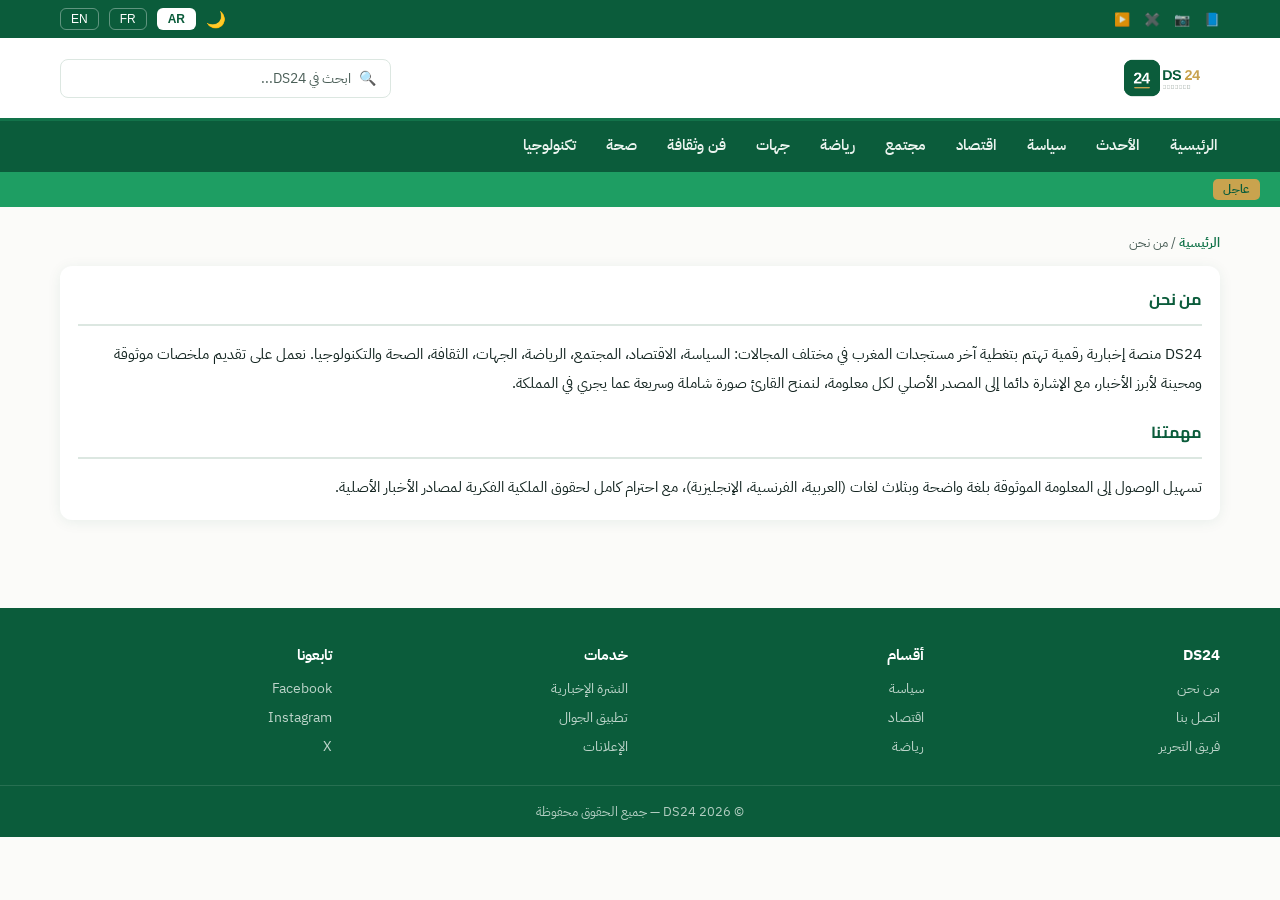
<file: about.html>
<!DOCTYPE html>
<html lang="ar" dir="rtl">
<head>
<meta charset="UTF-8">
<meta name="viewport" content="width=device-width, initial-scale=1.0">
<title>من نحن | DS24</title>
<link rel="preconnect" href="https://fonts.googleapis.com">
<link href="https://fonts.googleapis.com/css2?family=Cairo:wght@400;600;700;800&family=IBM+Plex+Sans+Arabic:wght@400;500;600&family=IBM+Plex+Sans:wght@400;500;600&family=Poppins:wght@600;700;800&display=swap" rel="stylesheet">
<link rel="icon" type="image/svg+xml" href="logo-icon.svg">
<link rel="apple-touch-icon" href="icons/icon-192.png">
<link rel="manifest" href="manifest.json">
<meta name="theme-color" content="#0B5C3B">
<link rel="stylesheet" href="style.css">
</head>
<body>

<div class="util-bar" id="utilBar"></div>
<header class="main" id="siteHeader"></header>
<nav class="main-nav" id="siteNav"></nav>
<div class="ticker" id="siteTicker"></div>

<div class="container">
  <div id="pageContent"></div>
</div>

<footer id="siteFooter"></footer>

<script src="data-core.js"></script>
<script src="data-articles-1.js"></script>
<script src="data-articles-2.js"></script>
<script src="data-articles-3.js"></script>
<script src="app.js"></script>
<script>renderAbout();</script>
</body>
</html>
</file>
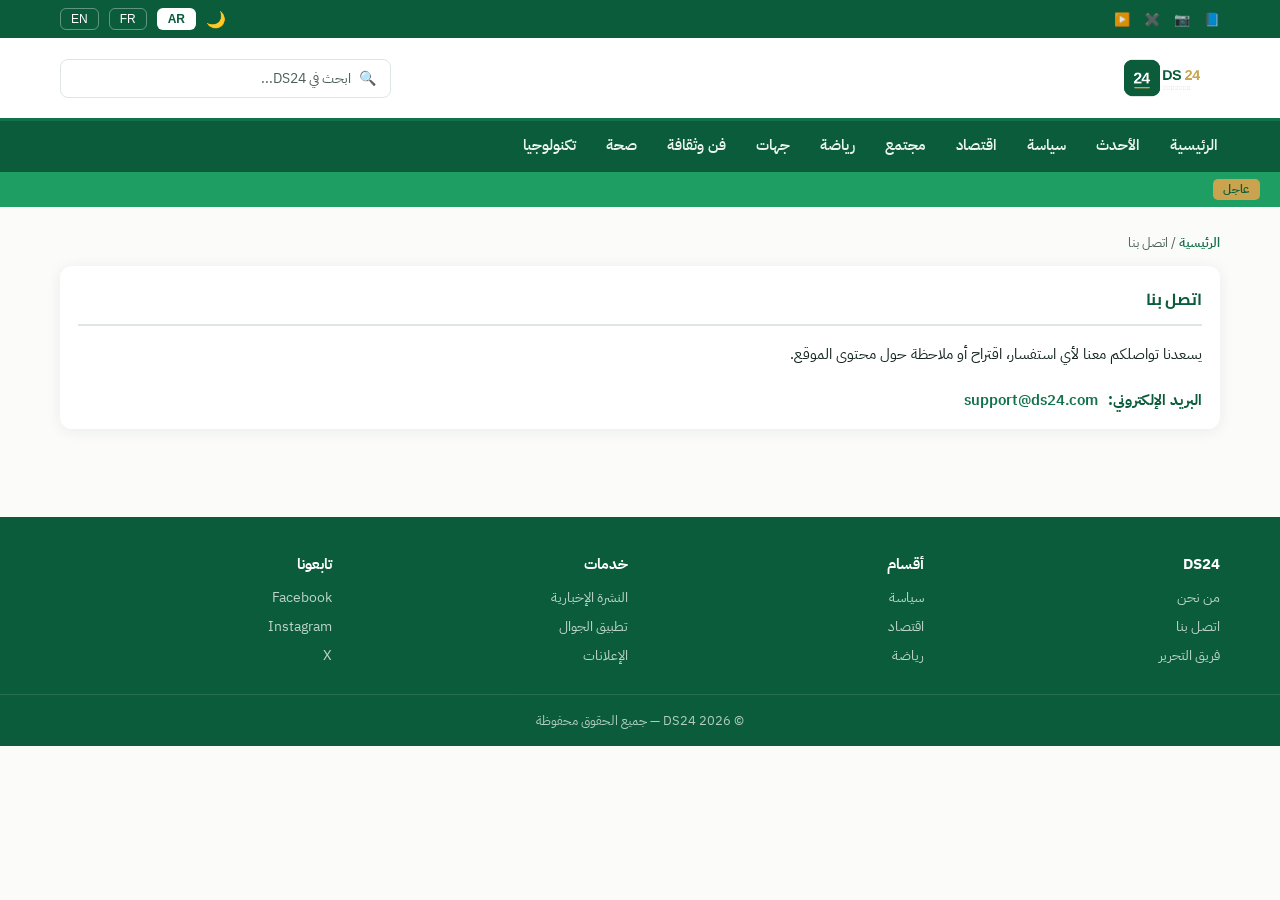
<file: contact.html>
<!DOCTYPE html>
<html lang="ar" dir="rtl">
<head>
<meta charset="UTF-8">
<meta name="viewport" content="width=device-width, initial-scale=1.0">
<title>اتصل بنا | DS24</title>
<link rel="preconnect" href="https://fonts.googleapis.com">
<link href="https://fonts.googleapis.com/css2?family=Cairo:wght@400;600;700;800&family=IBM+Plex+Sans+Arabic:wght@400;500;600&family=IBM+Plex+Sans:wght@400;500;600&family=Poppins:wght@600;700;800&display=swap" rel="stylesheet">
<link rel="icon" type="image/svg+xml" href="logo-icon.svg">
<link rel="apple-touch-icon" href="icons/icon-192.png">
<link rel="manifest" href="manifest.json">
<meta name="theme-color" content="#0B5C3B">
<link rel="stylesheet" href="style.css">
</head>
<body>

<div class="util-bar" id="utilBar"></div>
<header class="main" id="siteHeader"></header>
<nav class="main-nav" id="siteNav"></nav>
<div class="ticker" id="siteTicker"></div>

<div class="container">
  <div id="pageContent"></div>
</div>

<footer id="siteFooter"></footer>

<script src="data-core.js"></script>
<script src="data-articles-1.js"></script>
<script src="data-articles-2.js"></script>
<script src="data-articles-3.js"></script>
<script src="app.js"></script>
<script>renderContact();</script>
</body>
</html>
</file>
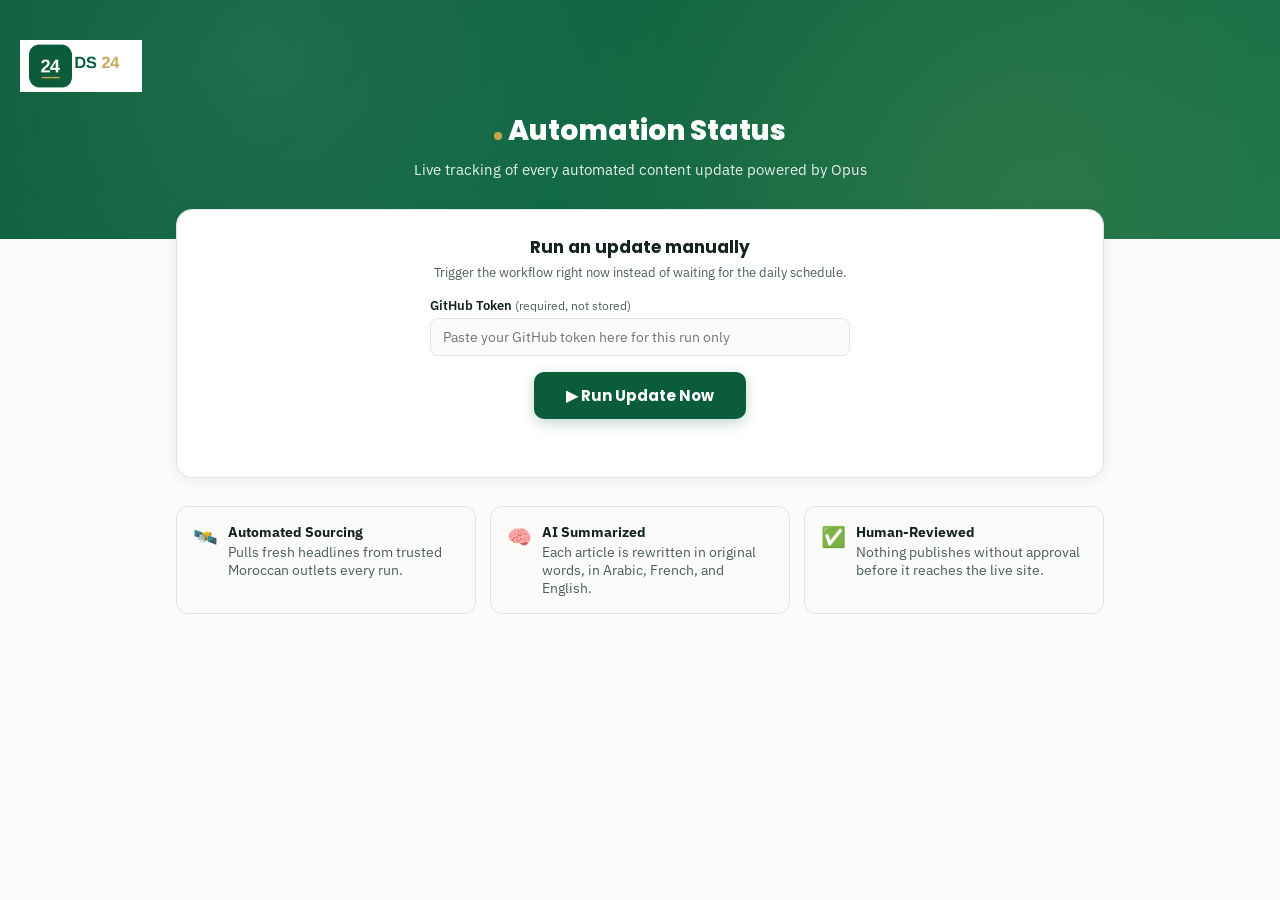
<file: status.html>
<!DOCTYPE html>
<html lang="en" dir="ltr">
<head>
<meta charset="UTF-8">
<meta name="viewport" content="width=device-width, initial-scale=1.0">
<title>Automation Status | DS24</title>
<link rel="preconnect" href="https://fonts.googleapis.com">
<link href="https://fonts.googleapis.com/css2?family=Poppins:wght@600;700;800&family=IBM+Plex+Sans:wght@400;500;600&display=swap" rel="stylesheet">
<link rel="icon" type="image/svg+xml" href="logo-icon.svg">
<link rel="stylesheet" href="style.css">
<style>
  body { font-family: 'IBM Plex Sans', sans-serif; }
  .hero-band {
    background: linear-gradient(135deg, var(--green-deep), var(--green-mid));
    padding: 40px 20px 60px;
    text-align: center;
    color: #fff;
    position: relative;
    overflow: hidden;
  }
  .hero-band::before {
    content: "";
    position: absolute; inset: 0;
    background-image: radial-gradient(circle at 20% 20%, rgba(255,255,255,0.08) 0, transparent 40%),
                       radial-gradient(circle at 80% 80%, rgba(201,163,78,0.15) 0, transparent 45%);
  }
  .hero-band img.brand-logo { height: 52px; margin-bottom: 18px; position: relative; z-index: 1; }
  .hero-band h1 { font-family: 'Poppins', sans-serif; font-size: 28px; font-weight: 800; margin-bottom: 8px; position: relative; z-index: 1; }
  .hero-band p { opacity: 0.9; font-size: 15px; position: relative; z-index: 1; }
  .live-dot {
    display: inline-block; width: 8px; height: 8px; border-radius: 50%;
    background: var(--gold); margin-right: 6px;
    animation: pulse-dot 1.6s infinite;
  }
  @keyframes pulse-dot { 0%,100% { opacity: 1; } 50% { opacity: 0.3; } }

  .status-wrap { max-width: 960px; margin: -30px auto 40px; padding: 0 16px; position: relative; z-index: 2; }

  .trigger-card {
    background: var(--card-bg); border: 1px solid var(--line); border-radius: 16px;
    padding: 24px; text-align: center; box-shadow: var(--shadow); margin-bottom: 28px;
  }
  .trigger-card h3 { font-family: 'Poppins', sans-serif; font-size: 17px; margin-bottom: 4px; color: var(--ink); }
  .trigger-card p.sub { font-size: 13px; color: var(--ink-soft); margin-bottom: 16px; }
  .token-field { max-width: 420px; margin: 0 auto 16px; text-align: left; }
  .token-field label { display: block; font-size: 12.5px; font-weight: 600; color: var(--ink); margin-bottom: 5px; }
  .token-field label .req { font-weight: 400; color: var(--ink-soft); font-size: 11.5px; }
  .token-field input {
    width: 100%; padding: 9px 12px; border: 1px solid var(--line); border-radius: 8px;
    font-size: 13.5px; font-family: 'IBM Plex Sans', monospace; background: var(--paper); color: var(--ink);
  }
  .token-field input:focus { outline: 2px solid var(--green-bright); outline-offset: 1px; }
  .trigger-btn {
    padding: 12px 32px; font-size: 15px; font-weight: 700; font-family: 'Poppins', sans-serif;
    background: var(--green-deep); color: #fff; border: none; border-radius: 10px;
    cursor: pointer; transition: transform 0.15s, background 0.2s;
    box-shadow: 0 4px 14px rgba(11,92,59,0.25);
  }
  .trigger-btn:hover:not(:disabled) { background: var(--green-mid); transform: translateY(-1px); }
  .trigger-btn:disabled { opacity: 0.6; cursor: default; transform: none; }
  .trigger-msg { margin-top: 14px; font-size: 14px; min-height: 20px; font-weight: 500; }
  .trigger-msg.success { color: var(--green-mid); }
  .trigger-msg.error { color: #C0392B; }
  .trigger-msg.pending { color: var(--ink-soft); }

  /* ---- live run progress ---- */
  .progress-box {
    max-width: 520px; margin: 18px auto 0; text-align: left;
    background: var(--paper); border: 1px solid var(--line);
    border-radius: 12px; padding: 16px 18px;
  }
  .progress-head {
    display: flex; justify-content: space-between; align-items: baseline;
    gap: 12px; margin-bottom: 10px;
  }
  .progress-node {
    font-size: 13.5px; font-weight: 600; color: var(--ink);
    white-space: nowrap; overflow: hidden; text-overflow: ellipsis;
  }
  .progress-count { font-size: 12.5px; color: var(--ink-soft); flex-shrink: 0; font-variant-numeric: tabular-nums; }
  .progress-track {
    height: 8px; border-radius: 99px; background: rgba(11,92,59,0.10); overflow: hidden;
  }
  .progress-fill {
    height: 100%; width: 0%; border-radius: 99px;
    background: linear-gradient(90deg, var(--green-mid), var(--green-bright));
    transition: width 0.5s ease;
  }
  .progress-fill.failed { background: #C0392B; }
  .progress-steps { margin-top: 12px; display: flex; flex-wrap: wrap; gap: 6px; }
  .step-chip {
    font-size: 11.5px; padding: 3px 9px; border-radius: 20px;
    background: rgba(30,158,99,0.13); color: var(--green-mid); font-weight: 500;
  }
  .step-chip.running {
    background: rgba(201,163,78,0.22); color: #8a6a1f;
    animation: pulse-dot 1.6s infinite;
  }
  .step-chip.failed { background: rgba(220,60,60,0.14); color: #C0392B; }
  .progress-elapsed { margin-top: 10px; font-size: 12px; color: var(--ink-soft); }

  /* ---- workflow output ---- */
  .results-card {
    background: var(--card-bg); border: 1px solid var(--line); border-radius: 16px;
    padding: 22px 24px; box-shadow: var(--shadow); margin-bottom: 28px;
    border-top: 3px solid var(--green-bright); text-align: left;
  }
  .results-card h3 {
    font-family: 'Poppins', sans-serif; font-size: 16px; color: var(--green-deep);
    margin: 0 0 4px; display: flex; align-items: center; gap: 8px;
  }
  .results-meta { font-size: 12.5px; color: var(--ink-soft); margin-bottom: 6px; }
  .result-item { border-top: 1px solid var(--line); padding: 14px 0 2px; }
  .result-item:first-of-type { border-top: none; }
  .result-head { display: flex; align-items: center; gap: 8px; margin-bottom: 6px; flex-wrap: wrap; }
  .result-name { font-size: 13.5px; font-weight: 600; color: var(--ink); }
  .result-type {
    font-size: 10.5px; font-weight: 600; letter-spacing: 0.04em; text-transform: uppercase;
    background: rgba(11,92,59,0.09); color: var(--green-mid); padding: 2px 7px; border-radius: 20px;
  }
  .result-value { font-size: 13.5px; color: var(--ink); line-height: 1.65; word-break: break-word; }
  .result-value a { color: var(--green-mid); text-decoration: underline; }
  .result-value pre {
    background: var(--paper); border: 1px solid var(--line); border-radius: 8px;
    padding: 10px 12px; margin: 0; font-size: 12.5px; line-height: 1.55;
    max-height: 320px; overflow: auto; white-space: pre-wrap; word-break: break-word;
  }
  .result-value ul { margin: 0; padding-inline-start: 18px; }
  .result-empty { color: var(--ink-soft); }
  .results-none { font-size: 13.5px; color: var(--ink-soft); }

  .feature-strip {
    display: grid; grid-template-columns: repeat(auto-fit, minmax(220px, 1fr)); gap: 14px; margin: 28px 0 0;
  }
  .feature-item {
    background: var(--paper); border: 1px solid var(--line); border-radius: 12px; padding: 16px;
    font-size: 13.5px; color: var(--ink-soft); display: flex; gap: 10px; align-items: flex-start;
  }
  .feature-item .fi-icon { font-size: 20px; flex-shrink: 0; }
  .feature-item strong { color: var(--ink); display: block; margin-bottom: 2px; font-size: 14px; }
</style>
</head>
<body>

<div class="hero-band">
  <img src="logo-horizontal-reveal.gif" alt="DS24" class="brand-logo">
  <h1><span class="live-dot"></span>Automation Status</h1>
  <p>Live tracking of every automated content update powered by Opus</p>
</div>

<div class="status-wrap">

  <div class="trigger-card">
    <h3>Run an update manually</h3>
    <p class="sub">Trigger the workflow right now instead of waiting for the daily schedule.</p>
    <div class="token-field">
      <label for="tokenInput">GitHub Token <span class="req">(required, not stored)</span></label>
      <input type="password" id="tokenInput" placeholder="Paste your GitHub token here for this run only" autocomplete="off">
    </div>
    <button id="triggerBtn" class="trigger-btn">&#9654; Run Update Now</button>
    <div id="triggerMsg" class="trigger-msg"></div>

    <div id="progressBox" class="progress-box" hidden>
      <div class="progress-head">
        <span class="progress-node" id="progressNode">Starting run...</span>
        <span class="progress-count" id="progressCount"></span>
      </div>
      <div class="progress-track"><div class="progress-fill" id="progressFill"></div></div>
      <div class="progress-steps" id="progressSteps"></div>
      <div class="progress-elapsed" id="progressElapsed"></div>
    </div>
  </div>

  <div id="resultsCard" class="results-card" hidden>
    <h3>&#9989; Workflow Output</h3>
    <div class="results-meta" id="resultsMeta"></div>
    <div id="resultsList"></div>
  </div>

  <div class="feature-strip">
    <div class="feature-item">
      <span class="fi-icon">🛰️</span>
      <div><strong>Automated Sourcing</strong>Pulls fresh headlines from trusted Moroccan outlets every run.</div>
    </div>
    <div class="feature-item">
      <span class="fi-icon">🧠</span>
      <div><strong>AI Summarized</strong>Each article is rewritten in original words, in Arabic, French, and English.</div>
    </div>
    <div class="feature-item">
      <span class="fi-icon">✅</span>
      <div><strong>Human-Reviewed</strong>Nothing publishes without approval before it reaches the live site.</div>
    </div>
  </div>

</div>

<script>
// Standalone internal status page: no site header, nav, ticker or footer,
// and no article data files — none of it is used here. Always English/LTR
// regardless of what language the visitor last chose on the main site.
document.documentElement.lang = "en";
document.documentElement.dir = "ltr";

const WORKER_URL = "https://ds24-trigger.soufiane-douhaib.workers.dev";

// Poll settings: check every 5s, give up after ~15 minutes.
const POLL_INTERVAL_MS = 5000;
const POLL_MAX_TRIES = 180;
const TERMINAL_STATES = ["COMPLETED", "FAILED", "CANCELLED", "TIMED_OUT"];

// Results can lag a moment behind COMPLETED.
const RESULTS_MAX_TRIES = 8;
const RESULTS_RETRY_MS = 3000;

function sleep(ms) {
  return new Promise(function (r) { setTimeout(r, ms); });
}

// Everything below comes back from the Opus API — escape before innerHTML.
function esc(value) {
  return String(value == null ? "" : value)
    .replace(/&/g, "&amp;").replace(/</g, "&lt;").replace(/>/g, "&gt;")
    .replace(/"/g, "&quot;").replace(/'/g, "&#39;");
}

/* ------------------------------------------------------------------ */
/*  Live progress                                                      */
/* ------------------------------------------------------------------ */

const progressBox = document.getElementById("progressBox");
const progressNode = document.getElementById("progressNode");
const progressCount = document.getElementById("progressCount");
const progressFill = document.getElementById("progressFill");
const progressSteps = document.getElementById("progressSteps");
const progressElapsed = document.getElementById("progressElapsed");

function resetProgress() {
  progressBox.hidden = false;
  progressNode.textContent = "Starting run...";
  progressCount.textContent = "";
  progressFill.style.width = "0%";
  progressFill.classList.remove("failed");
  progressSteps.innerHTML = "";
  progressElapsed.textContent = "";
}

function renderProgress(p, startedAt) {
  const done = p.executedNodeCount || 0;
  const total = p.totalNodeCount || 0;
  const pct = total ? Math.round((done / total) * 100) : 0;

  progressFill.style.width = pct + "%";
  progressCount.textContent = total ? done + " / " + total + " steps" : p.status;

  if (p.runningNode) {
    progressNode.textContent = p.runningNode;
  } else if (p.status === "PENDING") {
    progressNode.textContent = "Queued...";
  } else if (p.status === "COMPLETED") {
    progressNode.textContent = "All steps complete";
  } else if (p.status !== "IN_PROGRESS") {
    progressNode.textContent = p.status;
  }

  const failed = p.failedNodes || [];
  if (failed.length) progressFill.classList.add("failed");

  const chips = [];
  (p.executedNodes || []).forEach(function (name) {
    const cls = failed.indexOf(name) !== -1 ? "step-chip failed" : "step-chip";
    chips.push('<span class="' + cls + '">' + esc(name) + "</span>");
  });
  if (p.runningNode) {
    chips.push('<span class="step-chip running">' + esc(p.runningNode) + "</span>");
  }
  progressSteps.innerHTML = chips.join("");

  const secs = Math.round((Date.now() - startedAt) / 1000);
  const mins = Math.floor(secs / 60);
  progressElapsed.textContent =
    "Elapsed: " + (mins ? mins + "m " + (secs % 60) + "s" : secs + "s");
}

async function trackCase(caseId) {
  const startedAt = Date.now();
  let consecutiveErrors = 0;

  for (let i = 0; i < POLL_MAX_TRIES; i++) {
    await sleep(POLL_INTERVAL_MS);
    try {
      const res = await fetch(
        WORKER_URL + "/progress?caseId=" + encodeURIComponent(caseId)
      );
      const p = await res.json();
      consecutiveErrors = 0;
      renderProgress(p, startedAt);
      if (TERMINAL_STATES.indexOf(p.status) !== -1) return p;
    } catch (err) {
      // A transient blip is fine; only bail if the service stays unreachable.
      if (++consecutiveErrors >= 6) {
        return { status: "UNKNOWN", unreachable: true };
      }
    }
  }
  return { status: "TIMED_OUT", pollLimitReached: true };
}

/* ------------------------------------------------------------------ */
/*  Workflow output                                                    */
/* ------------------------------------------------------------------ */

const resultsCard = document.getElementById("resultsCard");
const resultsMeta = document.getElementById("resultsMeta");
const resultsList = document.getElementById("resultsList");

function hideResults() {
  resultsCard.hidden = true;
  resultsList.innerHTML = "";
  resultsMeta.textContent = "";
}

function isUrl(s) {
  return typeof s === "string" && /^https?:\/\/\S+$/i.test(s.trim());
}

function linkTo(u) {
  return '<a href="' + esc(u) + '" target="_blank" rel="noopener noreferrer">' +
    esc(u) + "</a>";
}

function formatValue(value, type) {
  if (value === null || value === undefined || value === "") {
    return '<span class="result-empty">—</span>';
  }
  if (type === "array_files" && Array.isArray(value)) {
    return "<ul>" + value.map(function (v) {
      return "<li>" + (isUrl(v) ? linkTo(v) : esc(v)) + "</li>";
    }).join("") + "</ul>";
  }
  if (type === "file" || isUrl(value)) {
    return linkTo(value);
  }
  if (Array.isArray(value)) {
    const simple = value.every(function (v) {
      return v === null || ["string", "number", "boolean"].indexOf(typeof v) !== -1;
    });
    if (simple) {
      return "<ul>" + value.map(function (v) {
        return "<li>" + (isUrl(v) ? linkTo(v) : esc(v)) + "</li>";
      }).join("") + "</ul>";
    }
    return "<pre>" + esc(JSON.stringify(value, null, 2)) + "</pre>";
  }
  if (typeof value === "object") {
    return "<pre>" + esc(JSON.stringify(value, null, 2)) + "</pre>";
  }
  if (typeof value === "boolean") {
    return value ? "Yes" : "No";
  }
  const s = String(value);
  // Pretty-print JSON that arrived as a string (our run-log node returns this).
  if (/^\s*[[{]/.test(s)) {
    try {
      return "<pre>" + esc(JSON.stringify(JSON.parse(s), null, 2)) + "</pre>";
    } catch (e) { /* not JSON after all — fall through */ }
  }
  if (s.length > 160 || s.indexOf("\n") !== -1) {
    return "<pre>" + esc(s) + "</pre>";
  }
  return esc(s);
}

function renderResults(results, caseId) {
  const entries = Object.keys(results || {});
  resultsCard.hidden = false;
  resultsMeta.textContent = "Case " + caseId;

  if (!entries.length) {
    resultsList.innerHTML =
      '<div class="results-none">The run finished successfully, but the workflow returned no output variables.</div>';
    return;
  }

  resultsList.innerHTML = entries.map(function (key) {
    const raw = results[key];
    const item = (raw && typeof raw === "object" && !Array.isArray(raw) && "value" in raw)
      ? raw
      : { value: raw, type: "" };
    const name = item.displayName || key;
    return '<div class="result-item">' +
        '<div class="result-head">' +
          '<span class="result-name">' + esc(name) + "</span>" +
          (item.type ? '<span class="result-type">' + esc(item.type) + "</span>" : "") +
        "</div>" +
        '<div class="result-value">' + formatValue(item.value, item.type) + "</div>" +
      "</div>";
  }).join("");
}

async function loadResults(caseId) {
  for (let i = 0; i < RESULTS_MAX_TRIES; i++) {
    try {
      const res = await fetch(
        WORKER_URL + "/results?caseId=" + encodeURIComponent(caseId)
      );
      if (res.status === 202) {          // finished, outputs not published yet
        await sleep(RESULTS_RETRY_MS);
        continue;
      }
      const data = await res.json();
      if (data && data.results) {
        renderResults(data.results, caseId);
        return true;
      }
      if (data && data.error) return false;
    } catch (err) {
      // transient — try again
    }
    await sleep(RESULTS_RETRY_MS);
  }
  return false;
}

/* ------------------------------------------------------------------ */
/*  Trigger button                                                     */
/* ------------------------------------------------------------------ */

document.getElementById("triggerBtn").addEventListener("click", async function () {
  const btn = this;
  const msgEl = document.getElementById("triggerMsg");
  const tokenInput = document.getElementById("tokenInput");
  const token = tokenInput.value.trim();

  if (!token) {
    msgEl.className = "trigger-msg error";
    msgEl.textContent = "Please paste a GitHub token before running.";
    tokenInput.focus();
    return;
  }

  btn.disabled = true;
  btn.textContent = "Running...";
  msgEl.className = "trigger-msg pending";
  msgEl.textContent = "Sending trigger request, please wait...";
  progressBox.hidden = true;
  hideResults();

  try {
    const resp = await fetch(WORKER_URL, {
      method: "POST",
      headers: { "Content-Type": "application/json" },
      body: JSON.stringify({ github_token: token }),
    });
    const data = await resp.json();

    if (!resp.ok || !data.success) {
      msgEl.className = "trigger-msg error";
      msgEl.textContent = "Something went wrong: " + (data.error || "Unknown error") +
        (data.details ? " — " + JSON.stringify(data.details) : "");
      return;
    }

    tokenInput.value = ""; // clear it immediately after use — never left sitting in the field
    msgEl.className = "trigger-msg pending";
    msgEl.textContent = "Workflow started. Tracking progress below...";

    if (!data.caseId) {
      msgEl.className = "trigger-msg success";
      msgEl.textContent = "Workflow triggered successfully, but no case ID was returned — progress can't be tracked.";
      return;
    }

    resetProgress();
    const result = await trackCase(data.caseId);

    if (result.status === "COMPLETED") {
      msgEl.className = "trigger-msg success";
      msgEl.textContent = "Run completed. Loading output...";
      const ok = await loadResults(data.caseId);
      msgEl.textContent = ok
        ? "Run completed successfully."
        : "Run completed successfully, but the output could not be loaded.";
    } else if (result.unreachable) {
      msgEl.className = "trigger-msg error";
      msgEl.textContent = "Lost contact with the progress service. The run may still be going — reload in a few minutes.";
    } else if (result.pollLimitReached) {
      msgEl.className = "trigger-msg error";
      msgEl.textContent = "Still running after 15 minutes. It hasn't failed — reload the page later to see the result.";
    } else {
      msgEl.className = "trigger-msg error";
      const failed = (result.failedNodes || []).join(", ");
      msgEl.textContent = "Run ended with status " + result.status +
        (failed ? " — failed at: " + failed : "");
    }
  } catch (err) {
    msgEl.className = "trigger-msg error";
    msgEl.textContent = "Could not reach the trigger service: " + err.message;
  } finally {
    btn.disabled = false;
    btn.textContent = "Run Update Now";
  }
});
</script>
</body>
</html>
</file>
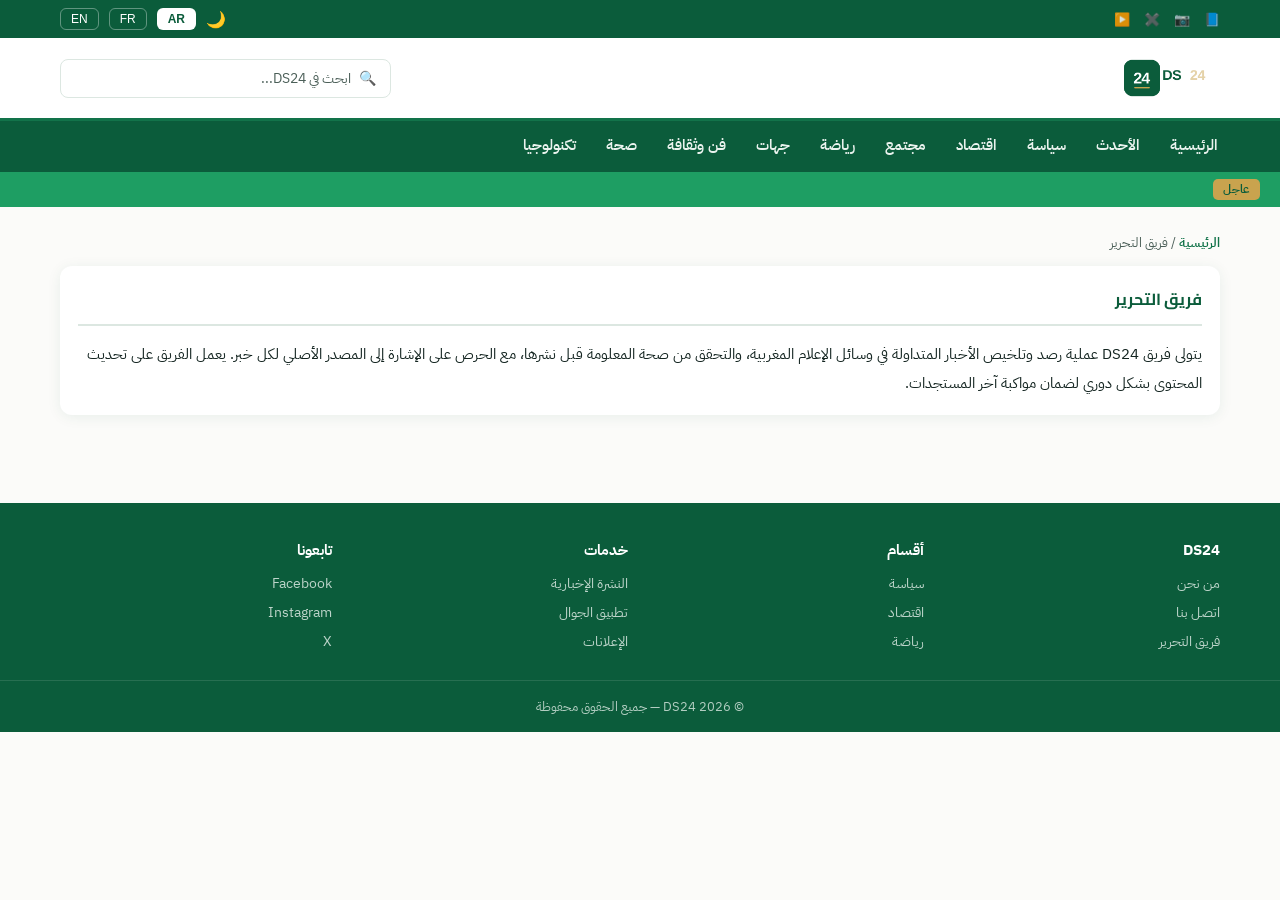
<file: team.html>
<!DOCTYPE html>
<html lang="ar" dir="rtl">
<head>
<meta charset="UTF-8">
<meta name="viewport" content="width=device-width, initial-scale=1.0">
<title>فريق التحرير | DS24</title>
<link rel="preconnect" href="https://fonts.googleapis.com">
<link href="https://fonts.googleapis.com/css2?family=Cairo:wght@400;600;700;800&family=IBM+Plex+Sans+Arabic:wght@400;500;600&family=IBM+Plex+Sans:wght@400;500;600&family=Poppins:wght@600;700;800&display=swap" rel="stylesheet">
<link rel="icon" type="image/svg+xml" href="logo-icon.svg">
<link rel="apple-touch-icon" href="icons/icon-192.png">
<link rel="manifest" href="manifest.json">
<meta name="theme-color" content="#0B5C3B">
<link rel="stylesheet" href="style.css">
</head>
<body>

<div class="util-bar" id="utilBar"></div>
<header class="main" id="siteHeader"></header>
<nav class="main-nav" id="siteNav"></nav>
<div class="ticker" id="siteTicker"></div>

<div class="container">
  <div id="pageContent"></div>
</div>

<footer id="siteFooter"></footer>

<script src="data-core.js"></script>
<script src="data-articles-1.js"></script>
<script src="data-articles-2.js"></script>
<script src="data-articles-3.js"></script>
<script src="app.js"></script>
<script>renderTeam();</script>
</body>
</html>
</file>
<file: style.css>
:root{
  --green-deep:#0B5C3B;
  --green-mid:#12734A;
  --green-bright:#1E9E63;
  --gold:#C9A34E;
  --paper:#FBFBF9;
  --ink:#132420;
  --ink-soft:#4B5F58;
  --line:#DCE7E1;
  --card-bg:#FFFFFF;
  --shadow: 0 2px 14px rgba(11,92,59,0.08);
}
[data-theme="dark"]{
  --paper:#0E1613;
  --ink:#EDF3F0;
  --ink-soft:#9FB3AC;
  --line:#1E2E28;
  --card-bg:#141F1B;
  --shadow: 0 2px 14px rgba(0,0,0,0.4);
}
*{box-sizing:border-box; margin:0; padding:0;}
body{
  font-family:'IBM Plex Sans Arabic', sans-serif;
  background:var(--paper);
  color:var(--ink);
  transition:background .3s ease, color .3s ease;
}
h1,h2,h3,.brand{font-family:'Cairo', sans-serif;}
a{color:inherit; text-decoration:none;}
img{max-width:100%; display:block;}

/* Utility bar */
.util-bar{background:var(--green-deep); color:#fff; font-size:13px;}
.util-inner{max-width:1200px; margin:0 auto; padding:8px 20px; display:flex; align-items:center; justify-content:space-between;}
.util-left{display:flex; gap:14px; align-items:center;}
.util-left a{opacity:.85; transition:opacity .2s;}
.util-left a:hover{opacity:1;}
.util-right{display:flex; gap:10px; align-items:center;}
.lang-btn{border:1px solid rgba(255,255,255,.35); border-radius:6px; padding:3px 10px; font-size:12px; background:transparent; color:#fff; cursor:pointer;}
.lang-btn.active{background:#fff; color:var(--green-deep); font-weight:600;}
.theme-toggle{background:transparent; border:none; color:#fff; cursor:pointer; font-size:16px; display:flex; align-items:center;}

/* Header */
header.main{background:var(--card-bg); border-bottom:3px solid var(--green-mid);}
.header-inner{max-width:1200px; margin:0 auto; padding:18px 20px; display:flex; align-items:center; justify-content:space-between;}
.brand{font-size:34px; font-weight:800; color:var(--green-deep); display:flex; align-items:center; gap:6px;}
.brand span{color:var(--gold); font-size:16px; font-weight:600;}

/* Nav */
nav.main-nav{background:var(--green-deep);}
.nav-inner{max-width:1200px; margin:0 auto; padding:0 20px; display:flex; gap:26px; overflow-x:auto;}
.nav-inner a{color:#EAF3EE; font-size:14.5px; font-weight:600; padding:13px 2px; white-space:nowrap; border-bottom:3px solid transparent; transition:border-color .2s, color .2s;}
.nav-inner a:hover, .nav-inner a.active{color:#fff; border-bottom-color:var(--gold);}

/* Ticker */
.ticker{background:var(--green-bright); color:#fff; font-size:13px; font-weight:600; display:flex; align-items:center; gap:10px; padding:7px 20px;}
.ticker .badge{background:var(--gold); color:var(--green-deep); padding:2px 10px; border-radius:5px; font-size:11.5px; flex-shrink:0;}
.ticker-track{overflow:hidden; white-space:nowrap; flex:1;}
.ticker-content{display:inline-block; padding-right:100%; animation:scroll-rtl 28s linear infinite;}
@keyframes scroll-rtl{0%{transform:translateX(100%);} 100%{transform:translateX(-100%);}}

/* Layout */
.container{max-width:1200px; margin:0 auto; padding:26px 20px;}
.grid{display:grid; grid-template-columns:2.1fr 1fr; gap:26px;}
@media(max-width:860px){ .grid{grid-template-columns:1fr;} }

/* Hero slider (homepage only) */
.hero{position:relative; border-radius:14px; overflow:hidden; box-shadow:var(--shadow); background:var(--card-bg);}
.hero-slide{position:relative; aspect-ratio:16/9;}
.hero-slide img{width:100%; height:100%; object-fit:cover;}
.hero-caption{position:absolute; inset-inline:0; bottom:0; background:linear-gradient(0deg, rgba(11,36,26,.92), rgba(11,36,26,0)); padding:50px 24px 20px;}
.hero-caption .tag{display:inline-block; background:var(--green-bright); color:#fff; font-size:12px; font-weight:700; padding:3px 12px; border-radius:5px; margin-bottom:10px;}
.hero-caption h2{color:#fff; font-size:23px; line-height:1.5;}
.hero-nav{position:absolute; top:50%; transform:translateY(-50%); width:38px; height:38px; border-radius:50%; background:rgba(255,255,255,.85); color:var(--green-deep); display:flex; align-items:center; justify-content:center; cursor:pointer; font-size:18px; font-weight:700; border:none;}
.hero-nav.prev{left:14px;}
.hero-nav.next{right:14px;}
.hero-dots{position:absolute; bottom:16px; left:24px; display:flex; gap:6px;}
.hero-dots span{width:7px; height:7px; border-radius:50%; background:rgba(255,255,255,.5); cursor:pointer;}
.hero-dots span.active{background:var(--gold); width:20px; border-radius:4px;}

/* Category header banner (category pages) */
.category-banner{
  background:linear-gradient(120deg, var(--green-deep), var(--green-mid));
  border-radius:14px; padding:30px 26px; margin-bottom:26px; color:#fff;
  display:flex; align-items:center; justify-content:space-between; flex-wrap:wrap; gap:10px;
}
.category-banner h1{font-size:26px;}
.category-banner .count{font-size:13px; background:rgba(255,255,255,.15); padding:6px 14px; border-radius:20px;}
.breadcrumb{font-size:12.5px; color:var(--ink-soft); margin-bottom:14px;}
.breadcrumb a{color:var(--green-mid); font-weight:600;}

/* Section title */
.section-title{display:flex; align-items:center; gap:10px; margin:30px 0 16px;}
.section-title h3{font-size:19px; color:var(--green-deep);}
.section-title::after{content:''; flex:1; height:1px; background:var(--line);}

/* Article cards */
.article-list{display:flex; flex-direction:column; gap:16px;}
.article-row{display:flex; gap:14px; background:var(--card-bg); border-radius:10px; padding:12px; box-shadow:var(--shadow);}
.article-row img{width:120px; height:88px; object-fit:cover; border-radius:8px; flex-shrink:0;}
.article-row h4{font-size:15.5px; line-height:1.5; margin-bottom:6px;}
.article-row .meta{font-size:12px; color:var(--ink-soft);}
.article-row .excerpt{font-size:13px; color:var(--ink-soft); margin-top:4px; line-height:1.6;}

/* Pagination */
.pagination{display:flex; justify-content:center; gap:8px; margin:30px 0 10px;}
.pagination a, .pagination span{
  min-width:36px; height:36px; display:flex; align-items:center; justify-content:center;
  border-radius:8px; border:1px solid var(--line); font-size:13.5px; font-weight:600;
  color:var(--ink-soft); background:var(--card-bg);
}
.pagination a:hover{border-color:var(--green-mid); color:var(--green-deep);}
.pagination .current{background:var(--green-deep); color:#fff; border-color:var(--green-deep);}
.pagination .disabled{opacity:0.4; cursor:default;}

/* Sidebar */
.side-card{background:var(--card-bg); border-radius:12px; padding:18px; box-shadow:var(--shadow); margin-bottom:22px;}
.side-card h3{font-size:16px; color:var(--green-deep); margin-bottom:14px; padding-bottom:10px; border-bottom:2px solid var(--line);}
.side-item{display:flex; gap:10px; padding:10px 0; border-bottom:1px dashed var(--line); font-size:14px;}
.side-item:last-child{border-bottom:none;}
.side-item .time{color:var(--gold); font-weight:700; font-size:12.5px; flex-shrink:0; width:44px;}

.grid-2col{display:grid; grid-template-columns:1fr 1fr; gap:14px;}
.thumb-card{background:var(--card-bg); border-radius:10px; overflow:hidden; box-shadow:var(--shadow);}
.thumb-card img{aspect-ratio:4/3; object-fit:cover;}
.thumb-card .cap{padding:10px; font-size:13.5px; line-height:1.5;}

.search-box{
  position:relative; display:flex; align-items:center; gap:8px;
  border:1px solid var(--line); border-radius:8px; padding:8px 14px;
  color:var(--ink-soft); font-size:13px; min-width:220px;
}
.search-box input{
  border:none; outline:none; background:transparent; color:var(--ink);
  font-family:inherit; font-size:13.5px; width:100%;
}
.search-box input::placeholder{color:var(--ink-soft);}
#searchIconBtn{
  background:none; border:none; padding:0; margin:0;
  font-size:14px; line-height:1; cursor:pointer; color:inherit; flex-shrink:0;
}
.search-results{
  position:absolute; top:calc(100% + 8px); inset-inline:0;
  background:var(--card-bg); border:1px solid var(--line); border-radius:10px;
  box-shadow:var(--shadow); max-height:320px; overflow-y:auto;
  display:none; z-index:80; text-align:start;
}
.search-results.show{display:block;}
.search-results a{
  display:block; padding:10px 14px; font-size:13.5px; color:var(--ink);
  border-bottom:1px solid var(--line);
}
.search-results a:last-child{border-bottom:none;}
.search-results a:hover{background:var(--paper);}

.tag-chip{background:var(--paper); border:1px solid var(--line); padding:6px 12px; border-radius:20px; font-size:12.5px;}
.side-item a{color:var(--ink); font-weight:500;}
.side-item a:hover{color:var(--green-mid);}

html[dir="ltr"] body{font-family:'IBM Plex Sans', Arial, sans-serif;}
html[dir="ltr"] h1,html[dir="ltr"] h2,html[dir="ltr"] h3,html[dir="ltr"] .brand{font-family:'Poppins', sans-serif;}

footer{background:var(--green-deep); color:#EAF3EE; margin-top:40px;}
.footer-inner{max-width:1200px; margin:0 auto; padding:36px 20px 20px; display:grid; grid-template-columns:repeat(4,1fr); gap:24px;}
@media(max-width:700px){ .footer-inner{grid-template-columns:1fr 1fr;} }
.footer-inner h5{font-size:15px; margin-bottom:12px; color:#fff;}
.footer-inner a{display:block; font-size:13.5px; opacity:.8; margin-bottom:8px;}
.footer-inner a:hover{opacity:1;}
.footer-bottom{text-align:center; font-size:12.5px; padding:16px; opacity:.75; border-top:1px solid rgba(255,255,255,.15);}
</file>
